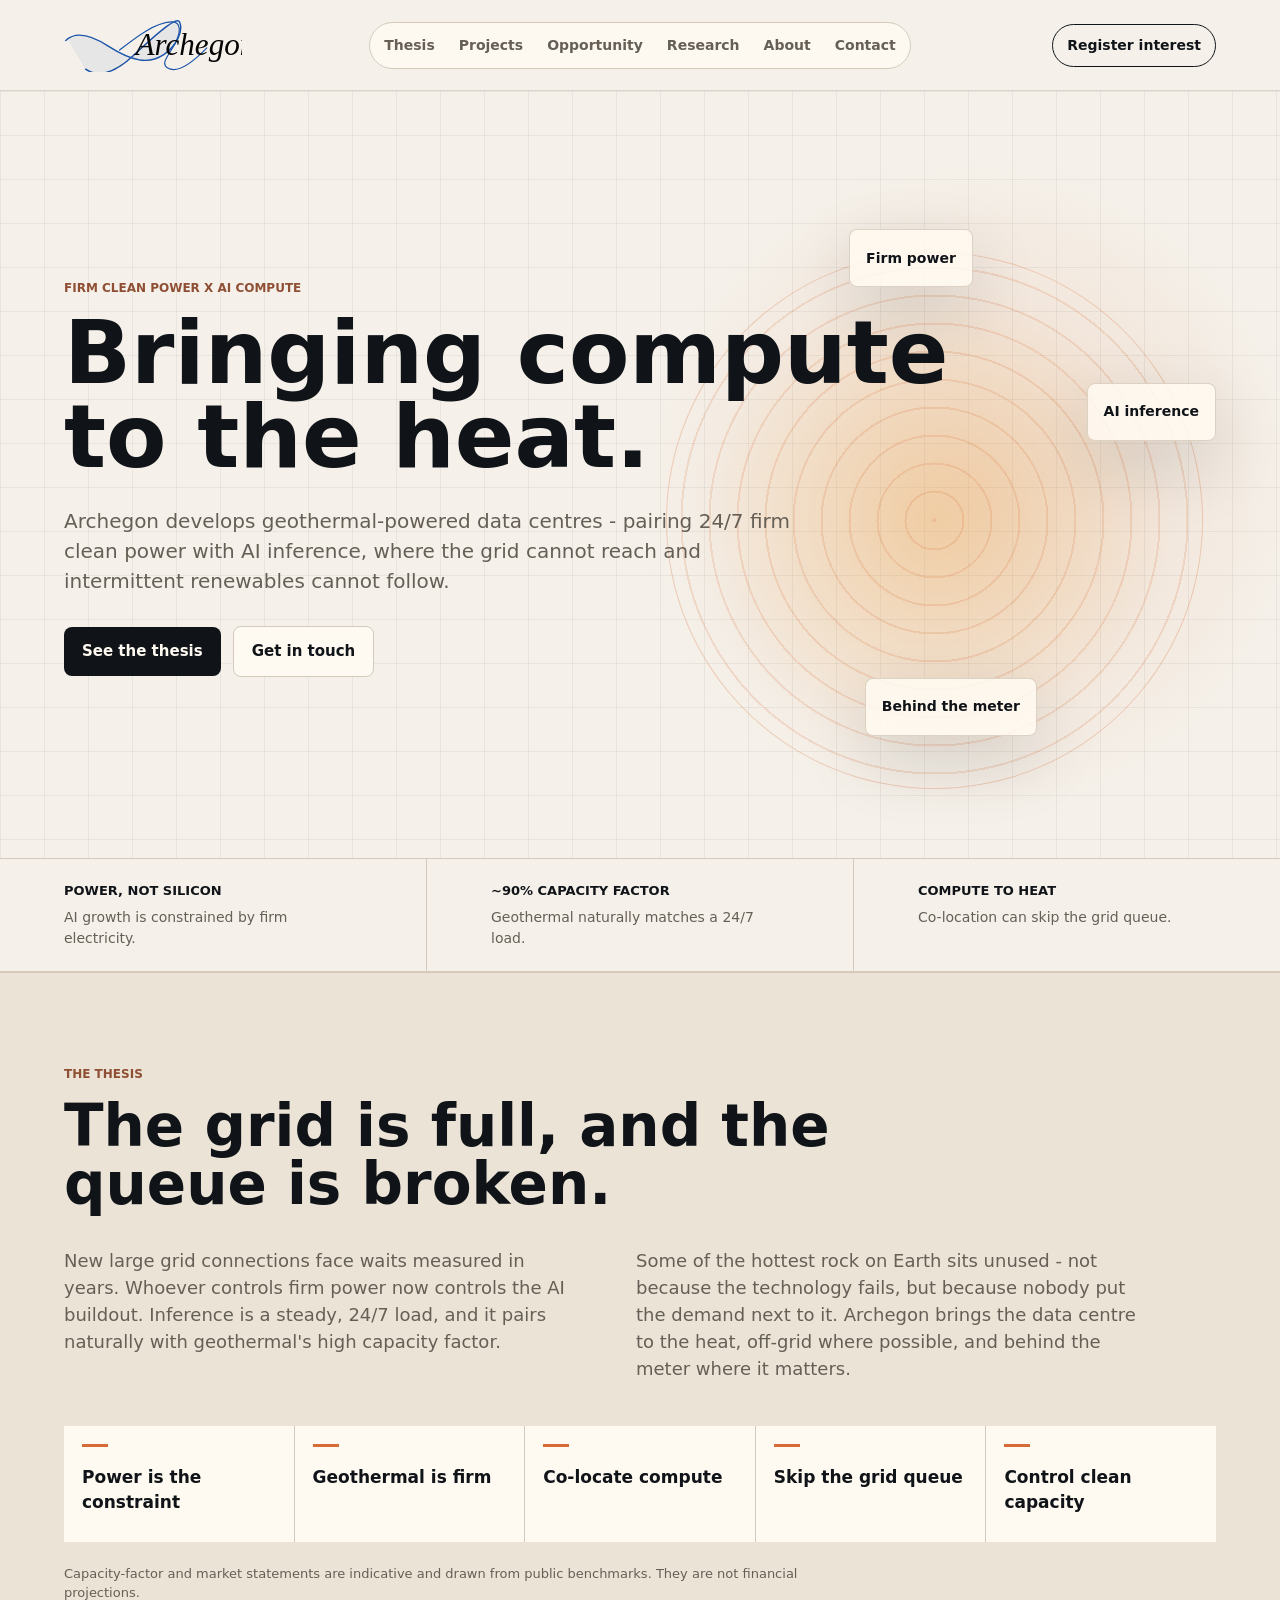
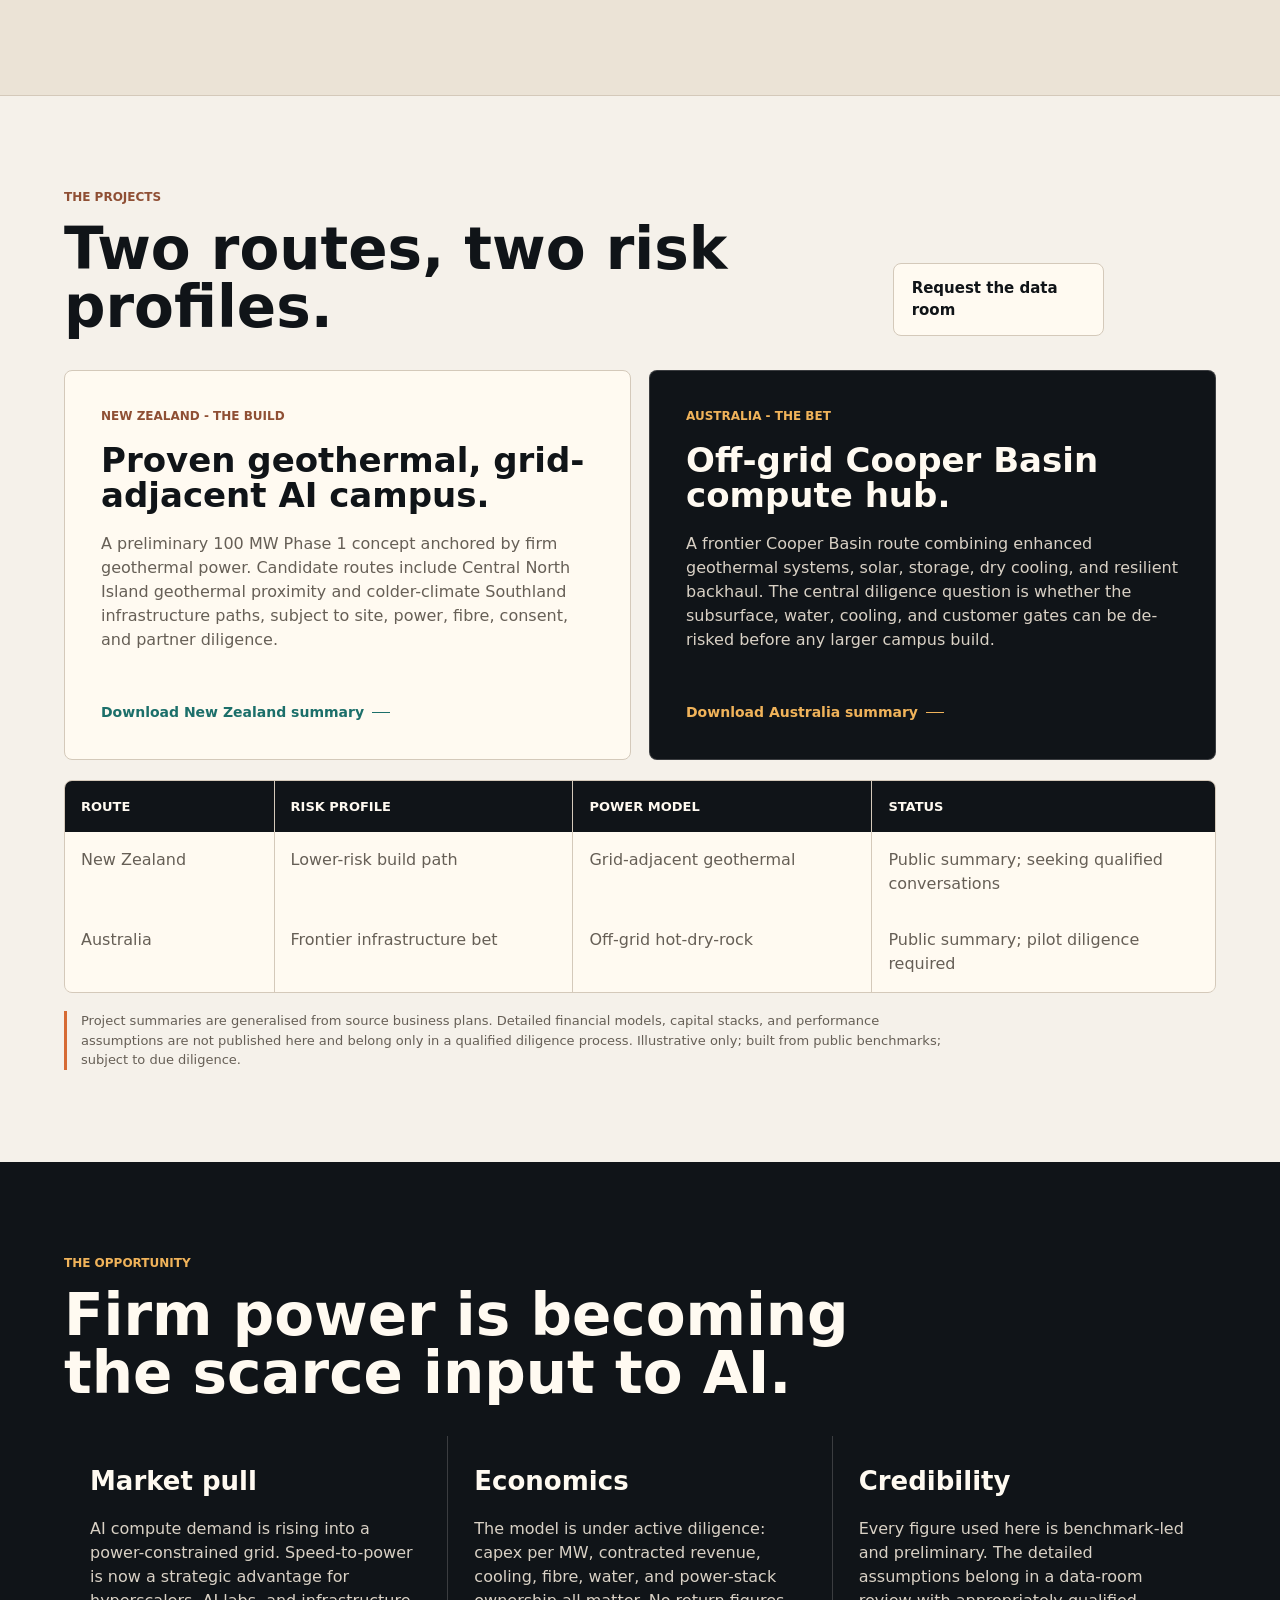
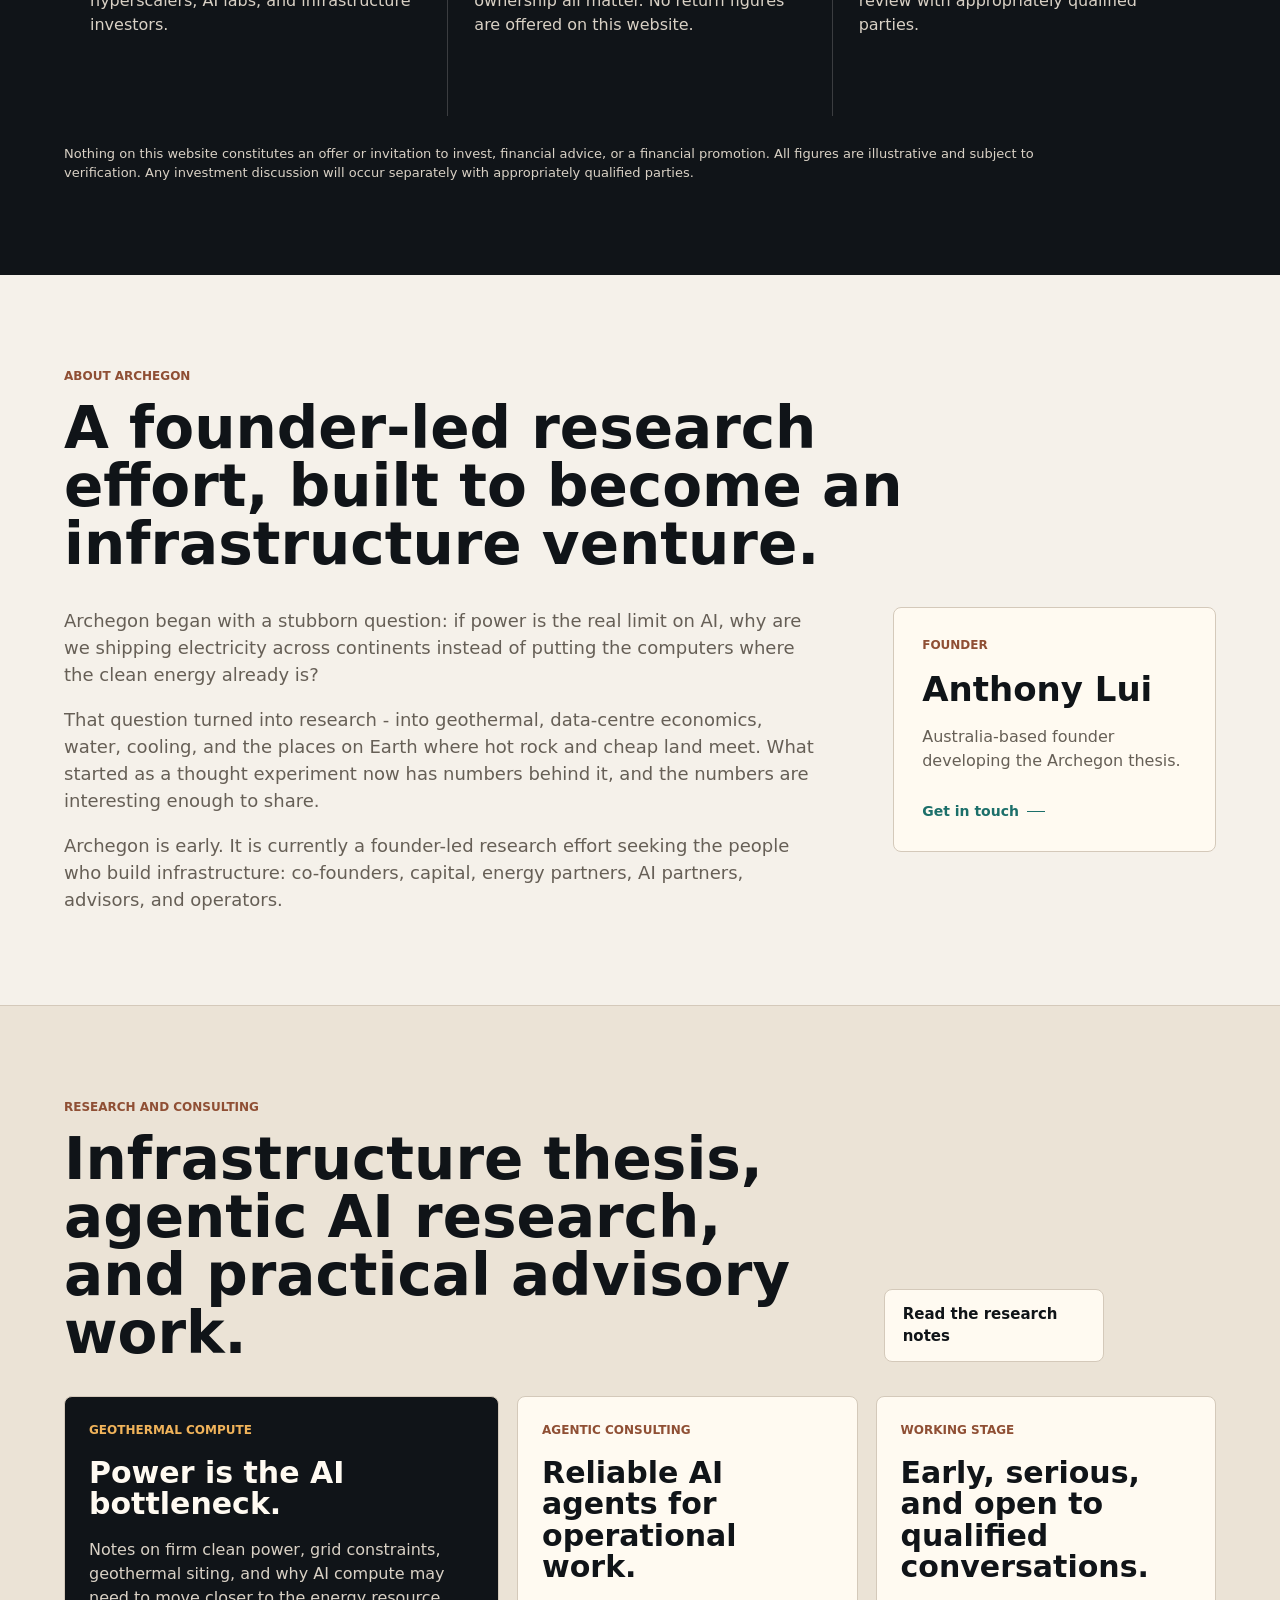
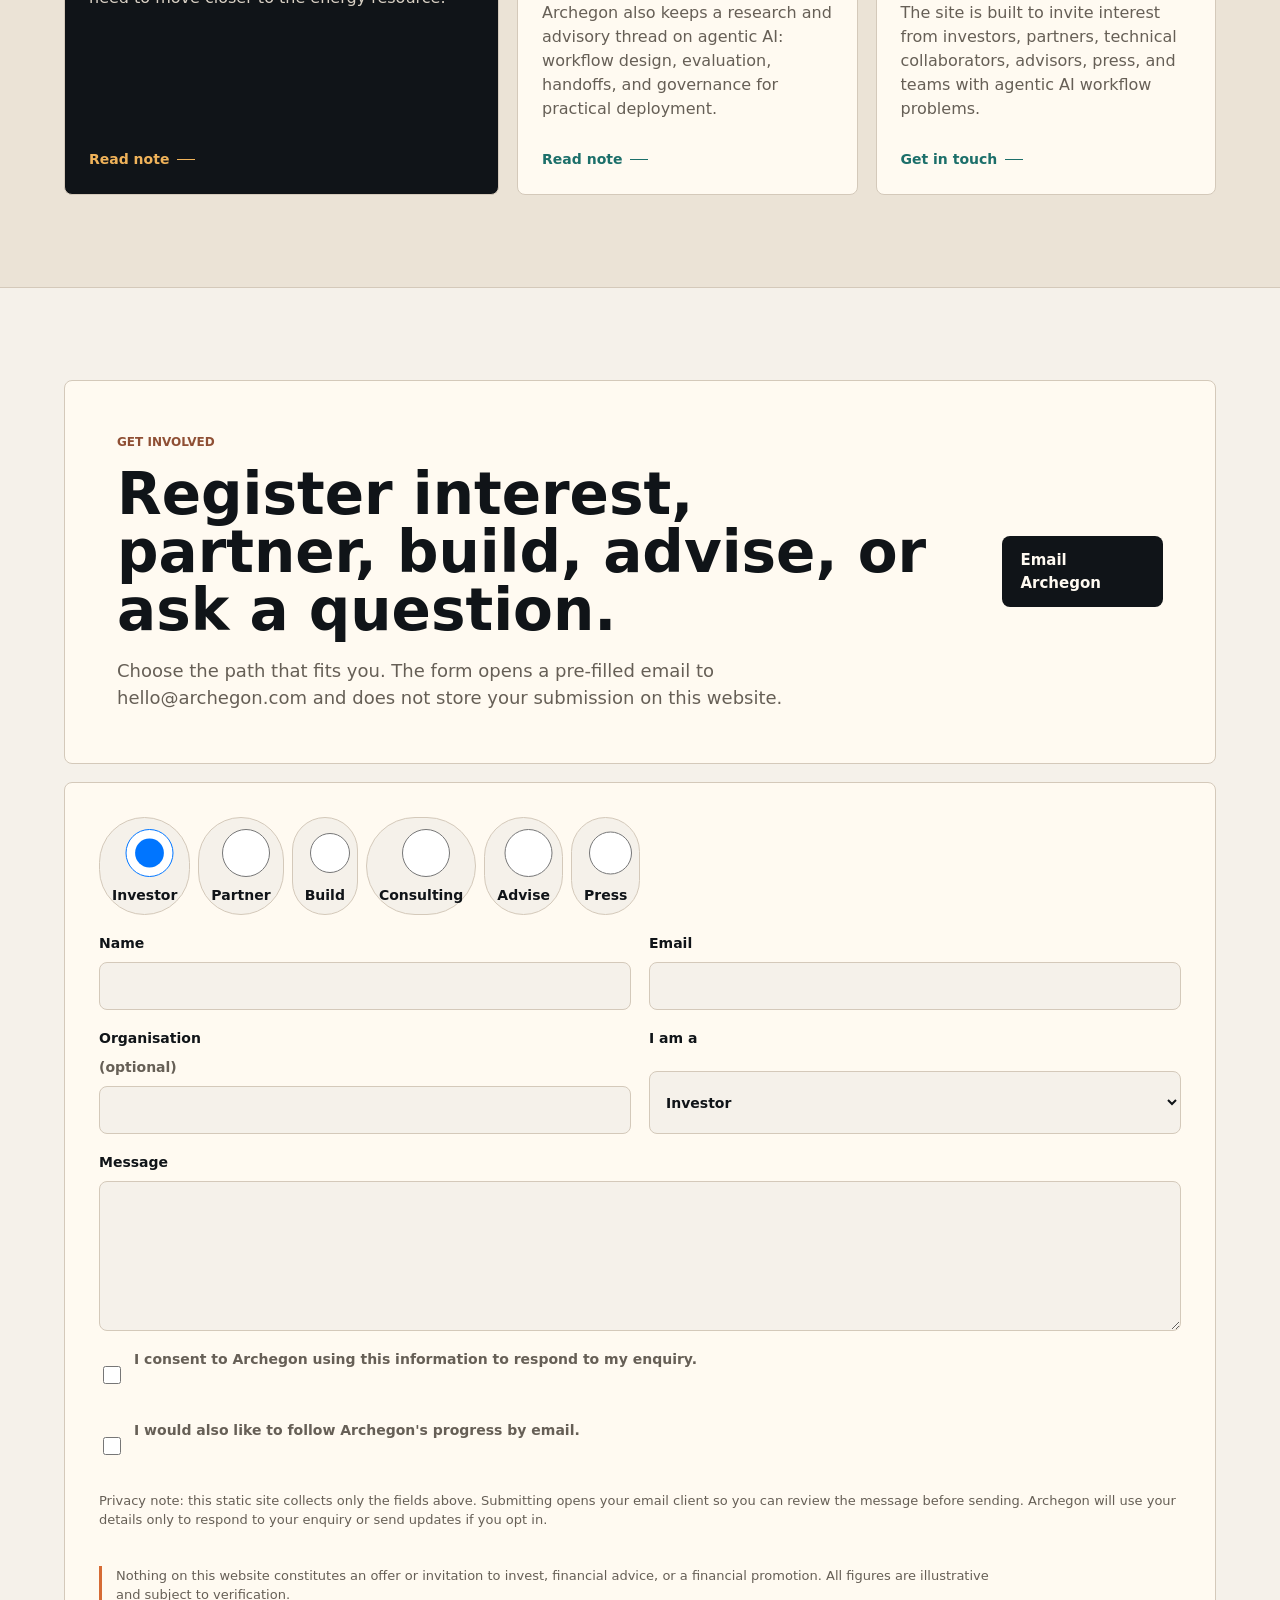
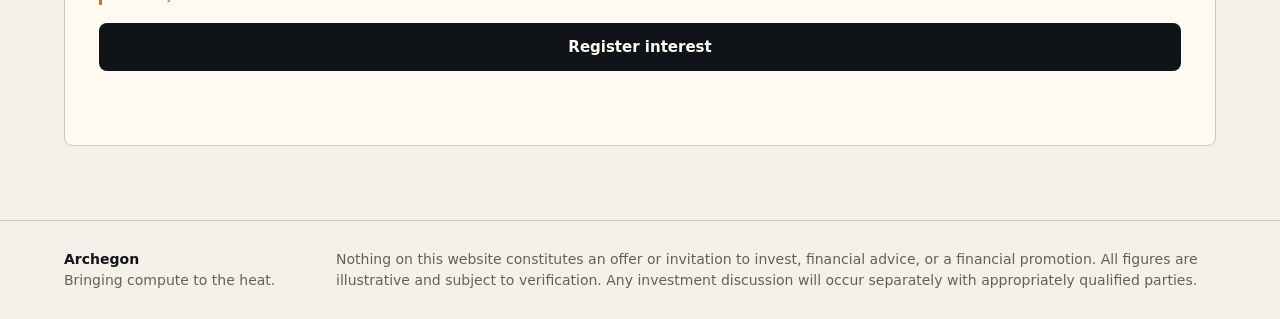
<file: index.html>
<!doctype html>
<html lang="en">
  <head>
    <meta charset="utf-8">
    <meta name="viewport" content="width=device-width, initial-scale=1">
    <title>Archegon - Geothermal-Powered Data Centres | Firm Clean Power for AI</title>
    <meta
      name="description"
      content="Archegon develops geothermal-powered data centres - pairing 24/7 firm clean power with AI compute. Two flagship projects in New Zealand and Australia."
    >
    <meta name="theme-color" content="#101418">
    <meta property="og:title" content="Archegon - Geothermal-Powered Data Centres">
    <meta
      property="og:description"
      content="Bringing compute to the heat: firm clean power for the age of intelligence."
    >
    <meta property="og:type" content="website">
    <meta property="og:url" content="https://www.archegon.com/">
    <meta property="og:image" content="https://www.archegon.com/assets/og-card.png">
    <meta name="twitter:card" content="summary_large_image">
    <link rel="canonical" href="https://www.archegon.com/">
    <link rel="icon" href="assets/favicon.svg" type="image/svg+xml">
    <link rel="stylesheet" href="styles.css">
    <script defer data-domain="archegon.com" src="https://plausible.io/js/script.js"></script>
  </head>
  <body>
    <header class="site-header" data-header>
      <a class="brand" href="#top" aria-label="Archegon home" data-analytics-event="Nav: Home">
        <img class="brand-logo" src="assets/logo.svg" alt="Archegon" width="150" height="58">
      </a>
      <nav class="nav" aria-label="Primary navigation">
        <a href="#thesis" data-analytics-event="Nav: Thesis">Thesis</a>
        <a href="#projects" data-analytics-event="Nav: Projects">Projects</a>
        <a href="#opportunity" data-analytics-event="Nav: Opportunity">Opportunity</a>
        <a href="#research" data-analytics-event="Nav: Research">Research</a>
        <a href="#about" data-analytics-event="Nav: About">About</a>
        <a href="#contact" data-analytics-event="Nav: Contact">Contact</a>
      </nav>
      <a class="header-cta" href="#contact" data-analytics-event="CTA: Header register interest">
        Register interest
      </a>
    </header>

    <main id="top">
      <section class="hero section-band" aria-labelledby="hero-title">
        <div class="heat-map" aria-hidden="true">
          <span class="heat-core"></span>
          <span class="compute-node node-a">Firm power</span>
          <span class="compute-node node-b">AI inference</span>
          <span class="compute-node node-c">Behind the meter</span>
        </div>
        <div class="hero-copy">
          <p class="eyebrow">Firm clean power x AI compute</p>
          <h1 id="hero-title">Bringing compute to the heat.</h1>
          <p class="hero-lede">
            Archegon develops geothermal-powered data centres - pairing 24/7 firm clean power
            with AI inference, where the grid cannot reach and intermittent renewables cannot follow.
          </p>
          <div class="hero-actions" aria-label="Primary actions">
            <a class="button primary" href="#thesis" data-analytics-event="CTA: See thesis">
              See the thesis
            </a>
            <a class="button secondary" href="#contact" data-analytics-event="CTA: Hero get in touch">
              Get in touch
            </a>
          </div>
        </div>
      </section>

      <section class="signal-strip" aria-label="Core thesis signals">
        <div>
          <strong>Power, not silicon</strong>
          <span>AI growth is constrained by firm electricity.</span>
        </div>
        <div>
          <strong>~90% capacity factor</strong>
          <span>Geothermal naturally matches a 24/7 load.</span>
        </div>
        <div>
          <strong>Compute to heat</strong>
          <span>Co-location can skip the grid queue.</span>
        </div>
      </section>

      <section class="section-band quiet-band" id="thesis" aria-labelledby="thesis-title">
        <div class="section-heading">
          <p class="eyebrow">The thesis</p>
          <h2 id="thesis-title">The grid is full, and the queue is broken.</h2>
        </div>
        <div class="split-copy">
          <p>
            New large grid connections face waits measured in years. Whoever controls firm power
            now controls the AI buildout. Inference is a steady, 24/7 load, and it pairs naturally
            with geothermal's high capacity factor.
          </p>
          <p>
            Some of the hottest rock on Earth sits unused - not because the technology fails, but
            because nobody put the demand next to it. Archegon brings the data centre to the heat,
            off-grid where possible, and behind the meter where it matters.
          </p>
        </div>
        <ol class="logic-chain" aria-label="Archegon logic chain">
          <li>Power is the constraint</li>
          <li>Geothermal is firm</li>
          <li>Co-locate compute</li>
          <li>Skip the grid queue</li>
          <li>Control clean capacity</li>
        </ol>
        <p class="source-note">
          Capacity-factor and market statements are indicative and drawn from public benchmarks.
          They are not financial projections.
        </p>
      </section>

      <section class="section-band" id="projects" aria-labelledby="projects-title">
        <div class="section-heading with-action">
          <div>
            <p class="eyebrow">The projects</p>
            <h2 id="projects-title">Two routes, two risk profiles.</h2>
          </div>
          <a class="button secondary" href="#contact" data-analytics-event="CTA: Request data room">
            Request the data room
          </a>
        </div>
        <div class="project-grid">
          <article class="project-card">
            <p class="post-meta">New Zealand - The Build</p>
            <h3>Proven geothermal, grid-adjacent AI campus.</h3>
            <p>
              A preliminary 100 MW Phase 1 concept anchored by firm geothermal power. Candidate
              routes include Central North Island geothermal proximity and colder-climate
              Southland infrastructure paths, subject to site, power, fibre, consent, and
              partner diligence.
            </p>
            <a
              class="read-link"
              href="assets/archegon-new-zealand-project-brief.pdf"
              data-analytics-event="Download: New Zealand project brief"
            >
              Download New Zealand summary
            </a>
          </article>
          <article class="project-card dark">
            <p class="post-meta">Australia - The Bet</p>
            <h3>Off-grid Cooper Basin compute hub.</h3>
            <p>
              A frontier Cooper Basin route combining enhanced geothermal systems, solar, storage,
              dry cooling, and resilient backhaul. The central diligence question is whether the
              subsurface, water, cooling, and customer gates can be de-risked before any larger
              campus build.
            </p>
            <a
              class="read-link"
              href="assets/archegon-australia-project-brief.pdf"
              data-analytics-event="Download: Australia project brief"
            >
              Download Australia summary
            </a>
          </article>
        </div>
        <div class="compare-table" role="table" aria-label="New Zealand and Australia project comparison">
          <div role="row">
            <span role="columnheader">Route</span>
            <span role="columnheader">Risk profile</span>
            <span role="columnheader">Power model</span>
            <span role="columnheader">Status</span>
          </div>
          <div role="row">
            <span role="cell">New Zealand</span>
            <span role="cell">Lower-risk build path</span>
            <span role="cell">Grid-adjacent geothermal</span>
            <span role="cell">Public summary; seeking qualified conversations</span>
          </div>
          <div role="row">
            <span role="cell">Australia</span>
            <span role="cell">Frontier infrastructure bet</span>
            <span role="cell">Off-grid hot-dry-rock</span>
            <span role="cell">Public summary; pilot diligence required</span>
          </div>
        </div>
        <p class="disclaimer inline">
          Project summaries are generalised from source business plans. Detailed financial models,
          capital stacks, and performance assumptions are not published here and belong only in a
          qualified diligence process. Illustrative only; built from public benchmarks; subject
          to due diligence.
        </p>
      </section>

      <section class="section-band method-band" id="opportunity" aria-labelledby="opportunity-title">
        <div class="section-heading">
          <p class="eyebrow">The opportunity</p>
          <h2 id="opportunity-title">Firm power is becoming the scarce input to AI.</h2>
        </div>
        <div class="opportunity-grid">
          <article>
            <h3>Market pull</h3>
            <p>
              AI compute demand is rising into a power-constrained grid. Speed-to-power is now
              a strategic advantage for hyperscalers, AI labs, and infrastructure investors.
            </p>
          </article>
          <article>
            <h3>Economics</h3>
            <p>
              The model is under active diligence: capex per MW, contracted revenue, cooling,
              fibre, water, and power-stack ownership all matter. No return figures are offered
              on this website.
            </p>
          </article>
          <article>
            <h3>Credibility</h3>
            <p>
              Every figure used here is benchmark-led and preliminary. The detailed assumptions
              belong in a data-room review with appropriately qualified parties.
            </p>
          </article>
        </div>
        <p class="disclaimer reverse">
          Nothing on this website constitutes an offer or invitation to invest, financial advice,
          or a financial promotion. All figures are illustrative and subject to verification.
          Any investment discussion will occur separately with appropriately qualified parties.
        </p>
      </section>

      <section class="section-band" id="about" aria-labelledby="about-title">
        <div class="section-heading">
          <p class="eyebrow">About Archegon</p>
          <h2 id="about-title">A founder-led research effort, built to become an infrastructure venture.</h2>
        </div>
        <div class="about-layout">
          <div class="founder-copy">
            <p>
              Archegon began with a stubborn question: if power is the real limit on AI, why are
              we shipping electricity across continents instead of putting the computers where
              the clean energy already is?
            </p>
            <p>
              That question turned into research - into geothermal, data-centre economics,
              water, cooling, and the places on Earth where hot rock and cheap land meet.
              What started as a thought experiment now has numbers behind it, and the numbers
              are interesting enough to share.
            </p>
            <p>
              Archegon is early. It is currently a founder-led research effort seeking the
              people who build infrastructure: co-founders, capital, energy partners, AI partners,
              advisors, and operators.
            </p>
          </div>
          <aside class="founder-card">
            <p class="post-meta">Founder</p>
            <h3>Anthony Lui</h3>
            <p>Australia-based founder developing the Archegon thesis.</p>
            <a class="read-link" href="#contact" data-analytics-event="CTA: Founder contact">
              Get in touch
            </a>
          </aside>
        </div>
      </section>

      <section class="section-band quiet-band" id="research" aria-labelledby="research-title">
        <div class="section-heading with-action">
          <div>
            <p class="eyebrow">Research and consulting</p>
            <h2 id="research-title">Infrastructure thesis, agentic AI research, and practical advisory work.</h2>
          </div>
          <a class="button secondary" href="blog/" data-analytics-event="CTA: Read research notes">
            Read the research notes
          </a>
        </div>
        <div class="research-grid">
          <article class="research-card featured">
            <p class="post-meta">Geothermal compute</p>
            <h3>Power is the AI bottleneck.</h3>
            <p>
              Notes on firm clean power, grid constraints, geothermal siting, and why AI compute
              may need to move closer to the energy resource.
            </p>
            <a class="read-link" href="blog/#power-constraint" data-analytics-event="CTA: Read power note">
              Read note
            </a>
          </article>
          <article class="research-card">
            <p class="post-meta">Agentic consulting</p>
            <h3>Reliable AI agents for operational work.</h3>
            <p>
              Archegon also keeps a research and advisory thread on agentic AI: workflow design,
              evaluation, handoffs, and governance for practical deployment.
            </p>
            <a class="read-link" href="blog/#automation-boundary" data-analytics-event="CTA: Read agentic note">
              Read note
            </a>
          </article>
          <article class="research-card">
            <p class="post-meta">Working stage</p>
            <h3>Early, serious, and open to qualified conversations.</h3>
            <p>
              The site is built to invite interest from investors, partners, technical collaborators,
              advisors, press, and teams with agentic AI workflow problems.
            </p>
            <a class="read-link" href="#contact" data-analytics-event="CTA: Research contact">
              Get in touch
            </a>
          </article>
        </div>
      </section>

      <section class="section-band contact-band" id="contact" aria-labelledby="contact-title">
        <div class="contact-panel">
          <div>
            <p class="eyebrow">Get involved</p>
            <h2 id="contact-title">Register interest, partner, build, advise, or ask a question.</h2>
            <p>
              Choose the path that fits you. The form opens a pre-filled email to
              hello@archegon.com and does not store your submission on this website.
            </p>
          </div>
          <a class="button primary" href="mailto:hello@archegon.com?subject=Archegon%20interest" data-analytics-event="CTA: Direct email">
            Email Archegon
          </a>
        </div>

        <form class="lead-form" id="lead-form">
          <div class="form-segments" aria-label="I am here to">
            <label><input type="radio" name="intent" value="Register investor interest" checked> Investor</label>
            <label><input type="radio" name="intent" value="Partnership enquiry"> Partner</label>
            <label><input type="radio" name="intent" value="Technical co-founder or collaborator"> Build</label>
            <label><input type="radio" name="intent" value="Agentic AI consulting enquiry"> Consulting</label>
            <label><input type="radio" name="intent" value="Advisor or operator"> Advise</label>
            <label><input type="radio" name="intent" value="Press or policy enquiry"> Press</label>
          </div>
          <div class="form-grid">
            <label>
              Name
              <input type="text" name="name" autocomplete="name" required>
            </label>
            <label>
              Email
              <input type="email" name="email" autocomplete="email" required>
            </label>
            <label>
              Organisation <span>(optional)</span>
              <input type="text" name="organisation" autocomplete="organization">
            </label>
            <label>
              I am a
              <select name="audience" required>
                <option value="Investor">Investor</option>
                <option value="Strategic partner">Strategic partner</option>
                <option value="Technical collaborator">Technical collaborator</option>
                <option value="Agentic AI consulting prospect">Agentic AI consulting prospect</option>
                <option value="Advisor">Advisor</option>
                <option value="Press">Press</option>
                <option value="Other">Other</option>
              </select>
            </label>
          </div>
          <label>
            Message
            <textarea name="message" rows="5" required></textarea>
          </label>
          <label class="checkbox-row">
            <input type="checkbox" name="consent" required>
            <span>I consent to Archegon using this information to respond to my enquiry.</span>
          </label>
          <label class="checkbox-row">
            <input type="checkbox" name="newsletter">
            <span>I would also like to follow Archegon's progress by email.</span>
          </label>
          <p class="privacy-note">
            Privacy note: this static site collects only the fields above. Submitting opens your
            email client so you can review the message before sending. Archegon will use your
            details only to respond to your enquiry or send updates if you opt in.
          </p>
          <p class="disclaimer inline">
            Nothing on this website constitutes an offer or invitation to invest, financial advice,
            or a financial promotion. All figures are illustrative and subject to verification.
          </p>
          <button class="button primary" type="submit" data-analytics-event="Form: Submit lead">
            Register interest
          </button>
          <p class="form-status" data-form-status aria-live="polite"></p>
        </form>
      </section>
    </main>

    <footer class="site-footer">
      <div>
        <p>Archegon</p>
        <p>Bringing compute to the heat.</p>
      </div>
      <p class="footer-disclaimer">
        Nothing on this website constitutes an offer or invitation to invest, financial advice,
        or a financial promotion. All figures are illustrative and subject to verification.
        Any investment discussion will occur separately with appropriately qualified parties.
      </p>
    </footer>

    <script src="script.js"></script>
    <script type="application/ld+json">
      {
        "@context": "https://schema.org",
        "@type": "Organization",
        "name": "Archegon",
        "url": "https://www.archegon.com/",
        "description": "Geothermal-powered data centres pairing firm clean power with AI compute.",
        "email": "hello@archegon.com"
      }
    </script>
  </body>
</html>
</file>
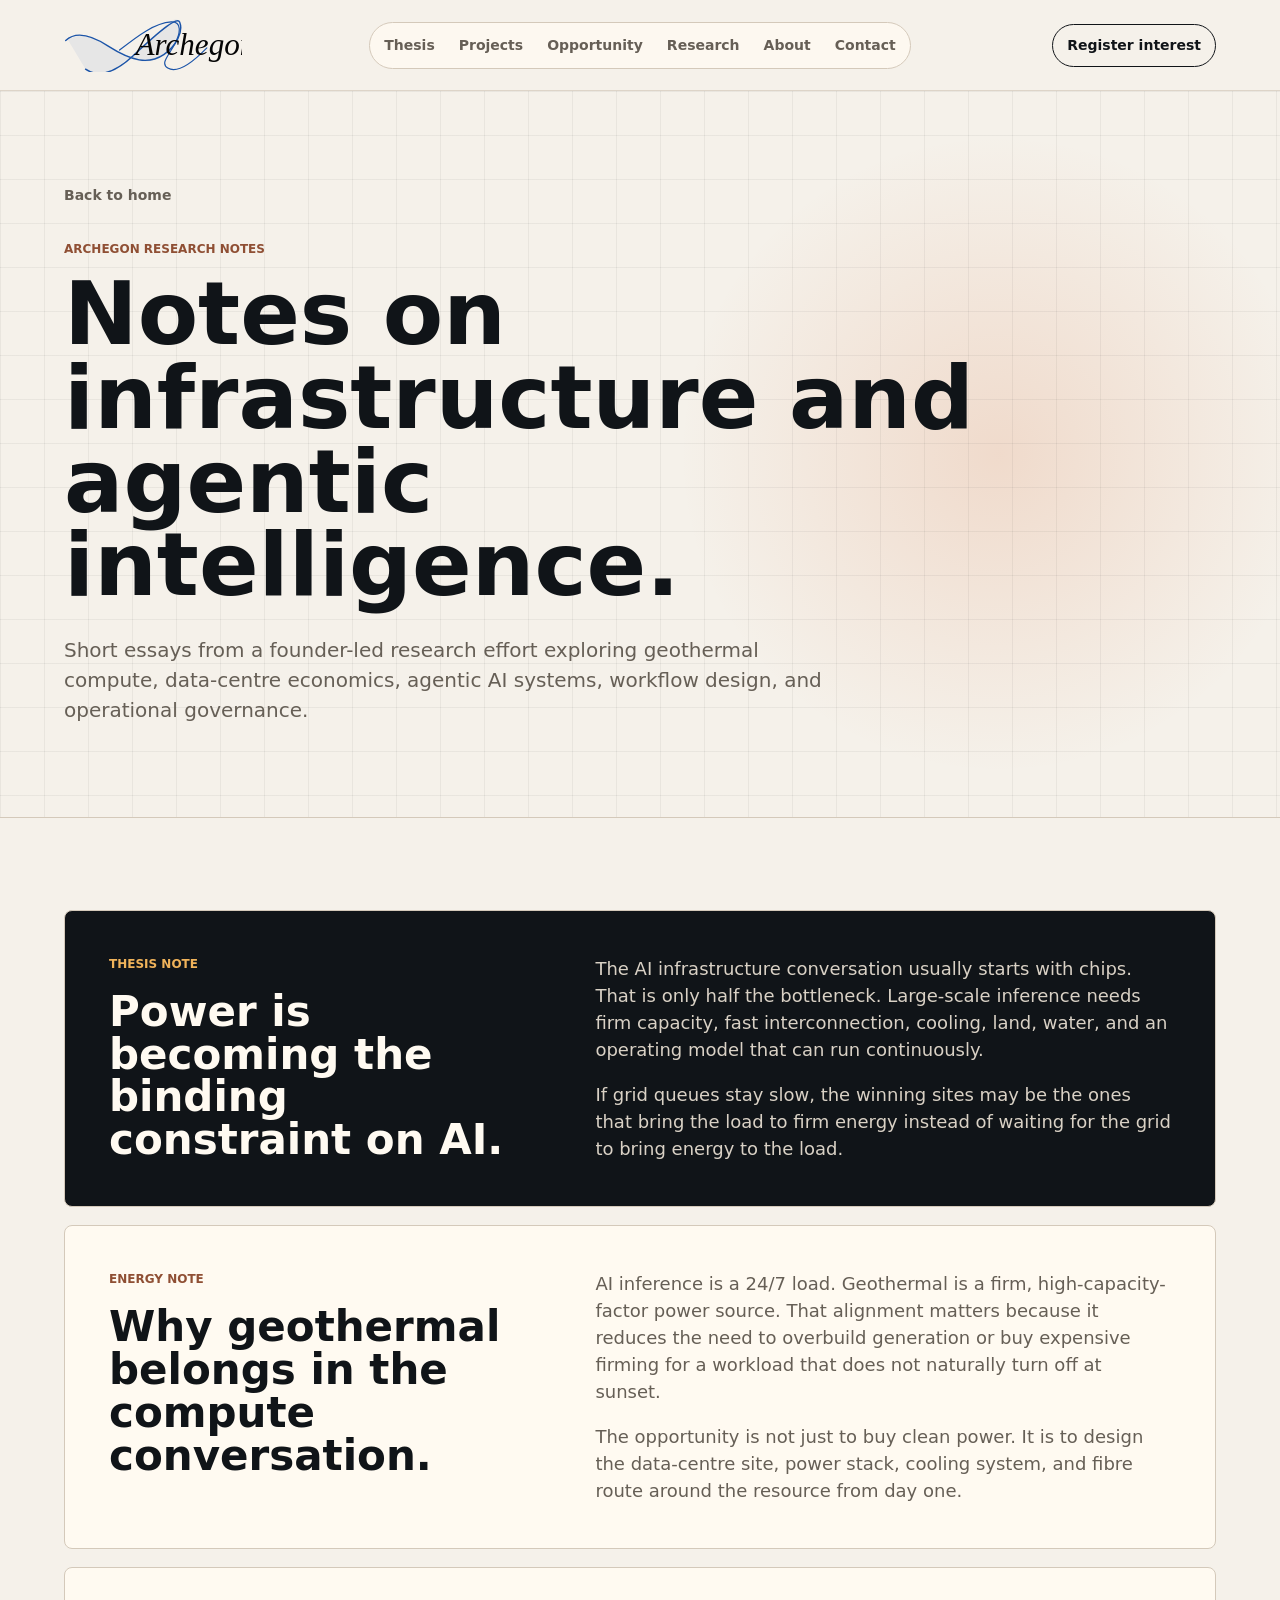
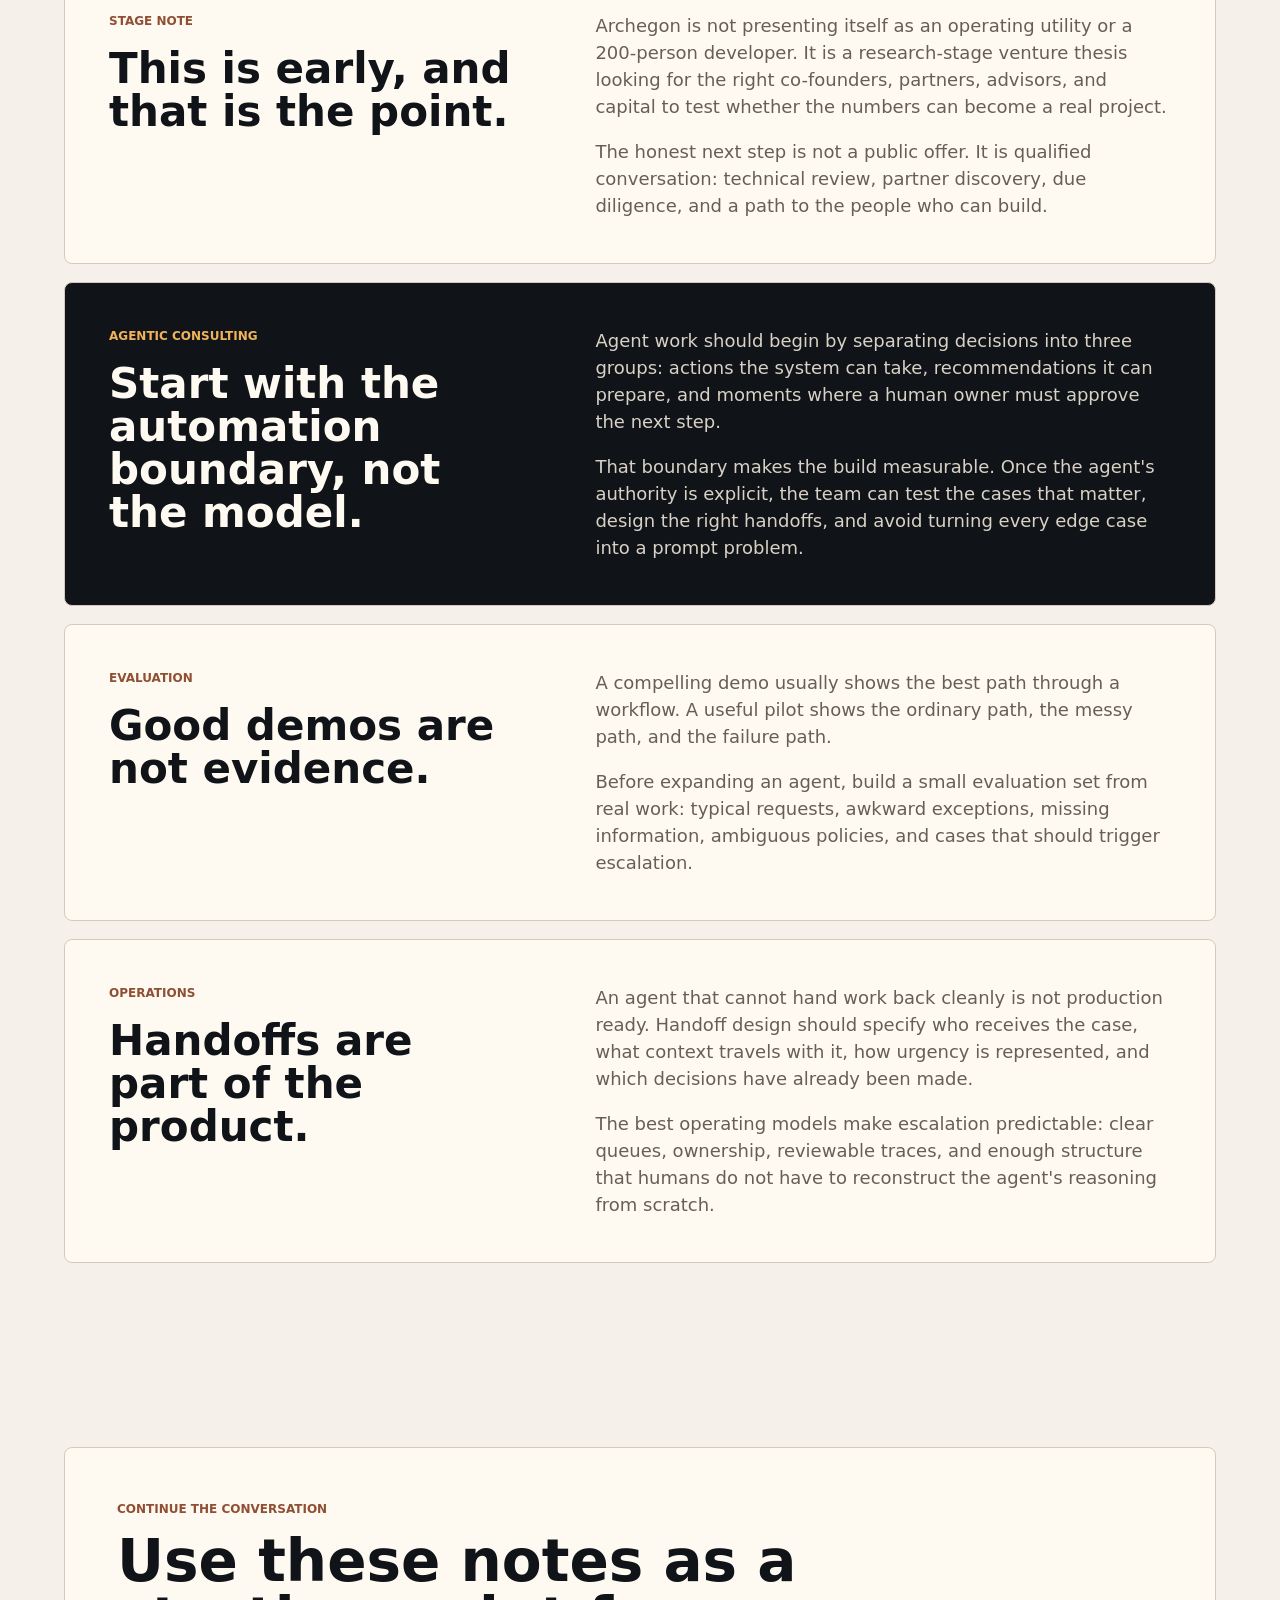
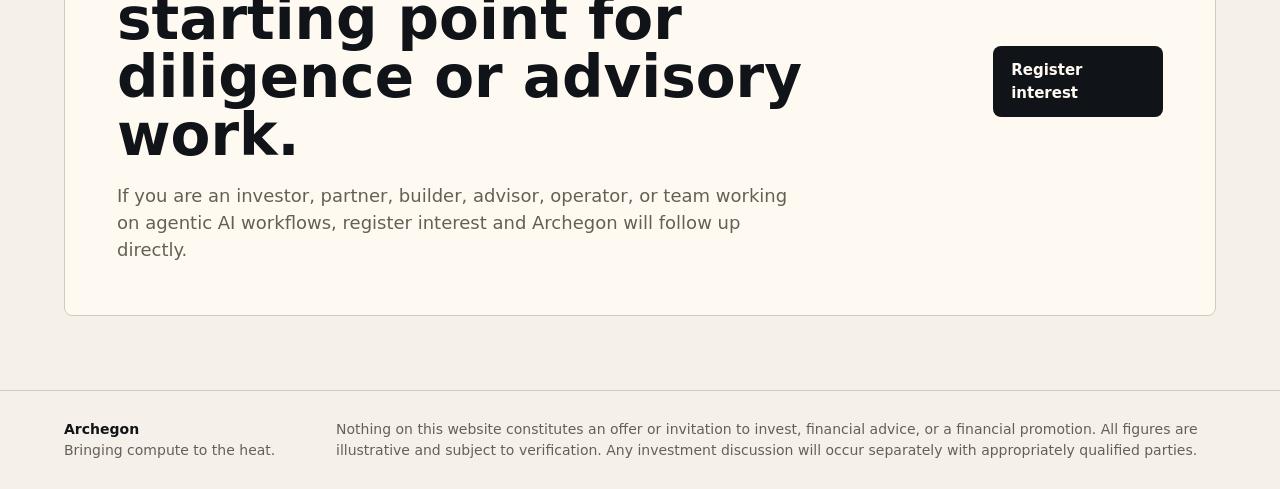
<file: blog/index.html>
<!doctype html>
<html lang="en">
  <head>
    <meta charset="utf-8">
    <meta name="viewport" content="width=device-width, initial-scale=1">
    <title>Research Notes | Archegon</title>
    <meta
      name="description"
      content="Research notes from Archegon on geothermal-powered data centres, firm clean power, agentic AI consulting, and operational AI systems."
    >
    <meta name="theme-color" content="#101418">
    <meta property="og:title" content="Research Notes | Archegon">
    <meta
      property="og:description"
      content="Notes on geothermal AI infrastructure and practical agentic AI systems."
    >
    <meta property="og:type" content="website">
    <meta property="og:url" content="https://www.archegon.com/blog/">
    <meta property="og:image" content="https://www.archegon.com/assets/og-card.png">
    <meta name="twitter:card" content="summary_large_image">
    <link rel="canonical" href="https://www.archegon.com/blog/">
    <link rel="icon" href="../assets/favicon.svg" type="image/svg+xml">
    <link rel="stylesheet" href="../styles.css">
    <script defer data-domain="archegon.com" src="https://plausible.io/js/script.js"></script>
  </head>
  <body>
    <header class="site-header" data-header>
      <a class="brand" href="../" aria-label="Archegon home" data-analytics-event="Nav: Home">
        <img class="brand-logo" src="../assets/logo.svg" alt="Archegon" width="150" height="58">
      </a>
      <nav class="nav" aria-label="Primary navigation">
        <a href="../#thesis">Thesis</a>
        <a href="../#projects">Projects</a>
        <a href="../#opportunity">Opportunity</a>
        <a href="../#research" aria-current="page">Research</a>
        <a href="../#about">About</a>
        <a href="../#contact">Contact</a>
      </nav>
      <a class="header-cta" href="../#contact" data-analytics-event="CTA: Blog register interest">
        Register interest
      </a>
    </header>

    <main class="blog-page" id="top">
      <section class="section-band blog-hero">
        <a class="back-link" href="../">Back to home</a>
        <p class="eyebrow">Archegon research notes</p>
        <h1>Notes on infrastructure and agentic intelligence.</h1>
        <p class="hero-lede">
          Short essays from a founder-led research effort exploring geothermal compute,
          data-centre economics, agentic AI systems, workflow design, and operational governance.
        </p>
      </section>

      <section class="section-band post-list" aria-label="Research notes">
        <article class="post-card post-feature" id="power-constraint">
          <div>
            <p class="post-meta">Thesis note</p>
            <h2>Power is becoming the binding constraint on AI.</h2>
          </div>
          <div class="post-body">
            <p>
              The AI infrastructure conversation usually starts with chips. That is only half
              the bottleneck. Large-scale inference needs firm capacity, fast interconnection,
              cooling, land, water, and an operating model that can run continuously.
            </p>
            <p>
              If grid queues stay slow, the winning sites may be the ones that bring the load to
              firm energy instead of waiting for the grid to bring energy to the load.
            </p>
          </div>
        </article>

        <article class="post-card" id="why-geothermal">
          <div>
            <p class="post-meta">Energy note</p>
            <h2>Why geothermal belongs in the compute conversation.</h2>
          </div>
          <div class="post-body">
            <p>
              AI inference is a 24/7 load. Geothermal is a firm, high-capacity-factor power source.
              That alignment matters because it reduces the need to overbuild generation or buy
              expensive firming for a workload that does not naturally turn off at sunset.
            </p>
            <p>
              The opportunity is not just to buy clean power. It is to design the data-centre site,
              power stack, cooling system, and fibre route around the resource from day one.
            </p>
          </div>
        </article>

        <article class="post-card" id="stage">
          <div>
            <p class="post-meta">Stage note</p>
            <h2>This is early, and that is the point.</h2>
          </div>
          <div class="post-body">
            <p>
              Archegon is not presenting itself as an operating utility or a 200-person developer.
              It is a research-stage venture thesis looking for the right co-founders, partners,
              advisors, and capital to test whether the numbers can become a real project.
            </p>
            <p>
              The honest next step is not a public offer. It is qualified conversation: technical
              review, partner discovery, due diligence, and a path to the people who can build.
            </p>
          </div>
        </article>

        <article class="post-card post-feature" id="automation-boundary">
          <div>
            <p class="post-meta">Agentic consulting</p>
            <h2>Start with the automation boundary, not the model.</h2>
          </div>
          <div class="post-body">
            <p>
              Agent work should begin by separating decisions into three groups: actions the
              system can take, recommendations it can prepare, and moments where a human owner
              must approve the next step.
            </p>
            <p>
              That boundary makes the build measurable. Once the agent's authority is explicit,
              the team can test the cases that matter, design the right handoffs, and avoid
              turning every edge case into a prompt problem.
            </p>
          </div>
        </article>

        <article class="post-card" id="evaluations">
          <div>
            <p class="post-meta">Evaluation</p>
            <h2>Good demos are not evidence.</h2>
          </div>
          <div class="post-body">
            <p>
              A compelling demo usually shows the best path through a workflow. A useful pilot
              shows the ordinary path, the messy path, and the failure path.
            </p>
            <p>
              Before expanding an agent, build a small evaluation set from real work: typical
              requests, awkward exceptions, missing information, ambiguous policies, and cases
              that should trigger escalation.
            </p>
          </div>
        </article>

        <article class="post-card" id="handoffs">
          <div>
            <p class="post-meta">Operations</p>
            <h2>Handoffs are part of the product.</h2>
          </div>
          <div class="post-body">
            <p>
              An agent that cannot hand work back cleanly is not production ready. Handoff
              design should specify who receives the case, what context travels with it, how
              urgency is represented, and which decisions have already been made.
            </p>
            <p>
              The best operating models make escalation predictable: clear queues, ownership,
              reviewable traces, and enough structure that humans do not have to reconstruct the
              agent's reasoning from scratch.
            </p>
          </div>
        </article>
      </section>

      <section class="section-band contact-band">
        <div class="contact-panel">
          <div>
            <p class="eyebrow">Continue the conversation</p>
            <h2>Use these notes as a starting point for diligence or advisory work.</h2>
            <p>
              If you are an investor, partner, builder, advisor, operator, or team working on
              agentic AI workflows, register interest and Archegon will follow up directly.
            </p>
          </div>
          <a class="button primary" href="../#contact" data-analytics-event="CTA: Blog contact">
            Register interest
          </a>
        </div>
      </section>
    </main>

    <footer class="site-footer">
      <div>
        <p>Archegon</p>
        <p>Bringing compute to the heat.</p>
      </div>
      <p class="footer-disclaimer">
        Nothing on this website constitutes an offer or invitation to invest, financial advice,
        or a financial promotion. All figures are illustrative and subject to verification.
        Any investment discussion will occur separately with appropriately qualified parties.
      </p>
    </footer>

    <script src="../script.js"></script>
  </body>
</html>
</file>
<file: styles.css>
:root {
  --paper: #f5f1ea;
  --paper-2: #ebe3d6;
  --ink: #101418;
  --ink-2: #1a2428;
  --muted: #665f56;
  --line: #d4c9ba;
  --ember: #d66b35;
  --amber: #f0b35a;
  --oxide: #8f4f34;
  --teal: #1c6f6a;
  --white: #fffaf1;
  --shadow: 0 24px 70px rgba(16, 20, 24, 0.14);
}

* {
  box-sizing: border-box;
}

html {
  scroll-behavior: smooth;
}

body {
  margin: 0;
  background: var(--paper);
  color: var(--ink);
  font-family:
    Inter, ui-sans-serif, system-ui, -apple-system, BlinkMacSystemFont, "Segoe UI",
    sans-serif;
  line-height: 1.5;
}

a {
  color: inherit;
  text-decoration: none;
}

p,
h1,
h2,
h3 {
  margin: 0;
}

ul,
ol {
  margin: 0;
  padding: 0;
}

button,
input,
select,
textarea {
  font: inherit;
}

.site-header {
  position: sticky;
  top: 0;
  z-index: 20;
  display: grid;
  grid-template-columns: 1fr auto 1fr;
  align-items: center;
  gap: 24px;
  padding: 18px clamp(20px, 5vw, 64px);
  border-bottom: 1px solid rgba(212, 201, 186, 0.72);
  background: rgba(245, 241, 234, 0.9);
  backdrop-filter: blur(18px);
}

.site-header[data-scrolled="true"] {
  box-shadow: 0 10px 34px rgba(16, 20, 24, 0.08);
}

.brand,
.nav,
.hero-actions,
.contact-panel,
.site-footer,
.form-segments,
.checkbox-row {
  display: flex;
  align-items: center;
}

.brand {
  justify-self: start;
}

.brand-logo {
  display: block;
  width: 178px;
  height: auto;
}

.nav {
  justify-self: center;
  gap: 4px;
  padding: 4px;
  border: 1px solid var(--line);
  border-radius: 999px;
  background: rgba(255, 250, 241, 0.78);
}

.nav a {
  padding: 8px 10px;
  border-radius: 999px;
  color: var(--muted);
  font-size: 14px;
  font-weight: 700;
}

.nav a:hover,
.nav a:focus-visible {
  background: var(--ink);
  color: var(--white);
  outline: 0;
}

.header-cta {
  justify-self: end;
  padding: 10px 14px;
  border: 1px solid var(--ink);
  border-radius: 999px;
  color: var(--ink);
  font-size: 14px;
  font-weight: 800;
}

.header-cta:hover,
.header-cta:focus-visible {
  background: var(--ink);
  color: var(--white);
  outline: 0;
}

.section-band {
  padding: 92px clamp(20px, 5vw, 64px);
}

.hero {
  position: relative;
  display: flex;
  align-items: center;
  min-height: calc(100vh - 132px);
  padding-top: 64px;
  padding-bottom: 58px;
  border-bottom: 1px solid var(--line);
  background:
    linear-gradient(rgba(16, 20, 24, 0.055) 1px, transparent 1px),
    linear-gradient(90deg, rgba(16, 20, 24, 0.055) 1px, transparent 1px),
    radial-gradient(circle at 76% 52%, rgba(214, 107, 53, 0.18), transparent 32%),
    var(--paper);
  background-size: 44px 44px, 44px 44px, auto, auto;
  overflow: hidden;
}

.hero-copy {
  position: relative;
  z-index: 2;
  max-width: 900px;
}

.section-heading,
.contact-panel {
  max-width: 1040px;
}

.eyebrow {
  margin-bottom: 14px;
  color: var(--oxide);
  font-size: 12px;
  font-weight: 900;
  letter-spacing: 0;
  text-transform: uppercase;
}

h1 {
  max-width: 980px;
  font-size: 88px;
  line-height: 0.95;
  font-weight: 780;
}

.hero-lede {
  max-width: 760px;
  margin-top: 28px;
  color: var(--muted);
  font-size: 20px;
}

.hero-actions {
  gap: 12px;
  flex-wrap: wrap;
  margin-top: 30px;
}

.button {
  display: inline-flex;
  align-items: center;
  justify-content: center;
  min-height: 48px;
  padding: 13px 18px;
  border: 0;
  border-radius: 8px;
  cursor: pointer;
  font-size: 15px;
  font-weight: 800;
}

.button.primary {
  background: var(--ink);
  color: var(--white);
}

.button.primary:hover,
.button.primary:focus-visible {
  background: var(--oxide);
  outline: 0;
}

.button.secondary {
  border: 1px solid var(--line);
  background: var(--white);
  color: var(--ink);
}

.button.secondary:hover,
.button.secondary:focus-visible {
  border-color: var(--ink);
  outline: 0;
}

.heat-map {
  position: absolute;
  inset: 0;
  z-index: 1;
  pointer-events: none;
}

.heat-core {
  position: absolute;
  right: 6%;
  bottom: 9%;
  width: min(42vw, 560px);
  aspect-ratio: 1;
  border: 1px solid rgba(214, 107, 53, 0.28);
  border-radius: 50%;
  background:
    repeating-radial-gradient(circle, rgba(214, 107, 53, 0.17) 0 2px, transparent 2px 28px),
    radial-gradient(circle, rgba(240, 179, 90, 0.36), transparent 62%);
}

.compute-node {
  position: absolute;
  display: inline-flex;
  align-items: center;
  min-height: 58px;
  padding: 14px 16px;
  border: 1px solid rgba(212, 201, 186, 0.8);
  border-radius: 8px;
  background: rgba(255, 250, 241, 0.88);
  color: var(--ink);
  font-size: 14px;
  font-weight: 900;
  box-shadow: var(--shadow);
}

.compute-node.node-a {
  top: 18%;
  right: 24%;
}

.compute-node.node-b {
  top: 38%;
  right: 5%;
}

.compute-node.node-c {
  right: 19%;
  bottom: 16%;
}

.signal-strip {
  display: grid;
  grid-template-columns: repeat(3, minmax(0, 1fr));
  gap: 1px;
  border-bottom: 1px solid var(--line);
  background: var(--line);
}

.signal-strip div {
  min-height: 100px;
  padding: 22px clamp(20px, 5vw, 64px);
  background: var(--paper);
}

.signal-strip strong,
.signal-strip span {
  display: block;
}

.signal-strip strong {
  font-size: 13px;
  font-weight: 900;
  text-transform: uppercase;
}

.signal-strip span {
  margin-top: 6px;
  color: var(--muted);
  font-size: 14px;
}

.quiet-band {
  border-top: 1px solid var(--line);
  border-bottom: 1px solid var(--line);
  background: var(--paper-2);
}

.section-heading {
  margin-bottom: 34px;
}

.section-heading.with-action {
  display: flex;
  align-items: flex-end;
  justify-content: space-between;
  gap: 28px;
}

.section-heading h2,
.contact-panel h2 {
  max-width: 900px;
  font-size: 58px;
  line-height: 1;
}

.split-copy {
  display: grid;
  grid-template-columns: repeat(2, minmax(0, 1fr));
  gap: clamp(24px, 5vw, 72px);
  max-width: 1080px;
  color: var(--muted);
  font-size: 18px;
}

.logic-chain {
  display: grid;
  grid-template-columns: repeat(5, minmax(120px, 1fr));
  gap: 1px;
  margin-top: 44px;
  list-style: none;
  background: rgba(16, 20, 24, 0.12);
}

.logic-chain li {
  min-height: 116px;
  padding: 18px;
  background: var(--white);
  color: var(--ink);
  font-size: 17px;
  font-weight: 900;
}

.logic-chain li::before {
  content: "";
  display: block;
  width: 26px;
  height: 3px;
  margin-bottom: 18px;
  background: var(--ember);
}

.source-note,
.privacy-note,
.disclaimer {
  color: var(--muted);
  font-size: 13px;
}

.source-note {
  max-width: 760px;
  margin-top: 22px;
}

.project-grid {
  display: grid;
  grid-template-columns: repeat(2, minmax(0, 1fr));
  gap: 18px;
}

.project-card,
.founder-card,
.research-card,
.lead-form,
.post-card {
  border: 1px solid var(--line);
  border-radius: 8px;
  background: var(--white);
}

.project-card {
  display: flex;
  flex-direction: column;
  min-height: 390px;
  padding: clamp(24px, 4vw, 36px);
}

.project-card.dark {
  border-color: rgba(255, 250, 241, 0.18);
  background: var(--ink);
  color: var(--white);
}

.post-meta {
  color: var(--oxide);
  font-size: 12px;
  font-weight: 900;
  text-transform: uppercase;
}

.project-card.dark .post-meta,
.post-feature .post-meta {
  color: var(--amber);
}

.project-card h3,
.founder-card h3 {
  max-width: 640px;
  margin-top: 18px;
  font-size: 34px;
  line-height: 1.04;
}

.project-card p:not(.post-meta),
.founder-card p:not(.post-meta) {
  margin-top: 18px;
  color: var(--muted);
}

.project-card.dark p:not(.post-meta) {
  color: #d9d1c5;
}

.read-link {
  display: inline-flex;
  align-items: center;
  align-self: flex-start;
  gap: 8px;
  margin-top: auto;
  padding-top: 28px;
  color: var(--teal);
  font-size: 14px;
  font-weight: 900;
}

.read-link::after {
  content: "";
  width: 18px;
  height: 1px;
  background: currentColor;
}

.project-card.dark .read-link,
.post-feature .read-link {
  color: var(--amber);
}

.compare-table {
  margin-top: 20px;
  border: 1px solid var(--line);
  border-radius: 8px;
  overflow: hidden;
}

.compare-table > div {
  display: grid;
  grid-template-columns: 0.7fr 1fr 1fr 1.15fr;
  gap: 1px;
  background: var(--line);
}

.compare-table span {
  padding: 16px;
  background: var(--white);
  color: var(--muted);
}

.compare-table [role="columnheader"] {
  background: var(--ink);
  color: var(--white);
  font-size: 13px;
  font-weight: 900;
  text-transform: uppercase;
}

.disclaimer.inline {
  max-width: 900px;
  margin-top: 18px;
  padding-left: 14px;
  border-left: 3px solid var(--ember);
}

.method-band {
  background: var(--ink);
  color: var(--white);
}

.method-band .eyebrow {
  color: var(--amber);
}

.opportunity-grid {
  display: grid;
  grid-template-columns: repeat(3, minmax(0, 1fr));
  gap: 1px;
  background: rgba(255, 250, 241, 0.18);
}

.opportunity-grid article {
  min-height: 280px;
  padding: 26px;
  background: var(--ink);
}

.opportunity-grid h3 {
  font-size: 26px;
}

.opportunity-grid p {
  margin-top: 16px;
  color: #d9d1c5;
}

.disclaimer.reverse {
  max-width: 980px;
  margin-top: 28px;
  color: #d9d1c5;
}

.about-layout {
  display: grid;
  grid-template-columns: minmax(0, 1.4fr) minmax(280px, 0.6fr);
  gap: clamp(28px, 6vw, 76px);
  align-items: start;
}

.founder-copy {
  display: grid;
  gap: 18px;
  max-width: 820px;
  color: var(--muted);
  font-size: 18px;
}

.founder-card {
  padding: 28px;
}

.research-grid {
  display: grid;
  grid-template-columns: minmax(0, 1.15fr) repeat(2, minmax(0, 0.9fr));
  gap: 18px;
}

.research-card {
  display: flex;
  flex-direction: column;
  min-height: 330px;
  padding: 24px;
}

.research-card.featured {
  background: var(--ink);
  color: var(--white);
}

.research-card.featured .post-meta {
  color: var(--amber);
}

.research-card h3 {
  max-width: 520px;
  margin-top: 18px;
  font-size: 30px;
  line-height: 1.05;
}

.research-card p:not(.post-meta) {
  margin-top: 18px;
  color: var(--muted);
}

.research-card.featured p:not(.post-meta) {
  color: #d9d1c5;
}

.research-card.featured .read-link {
  color: var(--amber);
}

.contact-band {
  padding-bottom: 74px;
}

.contact-panel {
  justify-content: space-between;
  gap: 36px;
  max-width: none;
  padding: clamp(28px, 5vw, 52px);
  border: 1px solid var(--line);
  border-radius: 8px;
  background: var(--white);
}

.contact-panel p:last-child {
  max-width: 680px;
  margin-top: 18px;
  color: var(--muted);
  font-size: 18px;
}

.lead-form {
  display: grid;
  gap: 18px;
  margin-top: 18px;
  padding: clamp(22px, 4vw, 34px);
}

.form-segments {
  flex-wrap: wrap;
  gap: 8px;
}

.form-segments label {
  display: inline-flex;
  align-items: center;
  gap: 8px;
  min-height: 42px;
  padding: 8px 12px;
  border: 1px solid var(--line);
  border-radius: 999px;
  background: var(--paper);
  color: var(--ink);
  cursor: pointer;
  font-size: 14px;
  font-weight: 800;
}

.form-grid {
  display: grid;
  grid-template-columns: repeat(2, minmax(0, 1fr));
  gap: 18px;
}

.lead-form label:not(.checkbox-row) {
  display: grid;
  gap: 8px;
  color: var(--ink);
  font-size: 14px;
  font-weight: 800;
}

.lead-form label span {
  color: var(--muted);
  font-weight: 600;
}

.lead-form input,
.lead-form select,
.lead-form textarea {
  width: 100%;
  border: 1px solid var(--line);
  border-radius: 8px;
  background: var(--paper);
  color: var(--ink);
}

.lead-form input,
.lead-form select {
  min-height: 48px;
  padding: 0 12px;
}

.lead-form textarea {
  resize: vertical;
  min-height: 150px;
  padding: 12px;
}

.lead-form input:focus,
.lead-form select:focus,
.lead-form textarea:focus {
  border-color: var(--ink);
  outline: 3px solid rgba(214, 107, 53, 0.22);
}

.checkbox-row {
  gap: 10px;
  align-items: flex-start;
  color: var(--muted);
  font-size: 14px;
}

.checkbox-row input {
  width: 18px;
  min-width: 18px;
  height: 18px;
  margin-top: 2px;
}

.form-status {
  min-height: 22px;
  color: var(--teal);
  font-size: 14px;
  font-weight: 800;
}

.blog-hero {
  min-height: 520px;
  border-bottom: 1px solid var(--line);
  background:
    linear-gradient(rgba(16, 20, 24, 0.055) 1px, transparent 1px),
    linear-gradient(90deg, rgba(16, 20, 24, 0.055) 1px, transparent 1px),
    radial-gradient(circle at 78% 50%, rgba(214, 107, 53, 0.17), transparent 30%),
    var(--paper);
  background-size: 44px 44px, 44px 44px, auto, auto;
}

.blog-hero h1 {
  max-width: 980px;
}

.back-link {
  display: inline-flex;
  margin-bottom: 34px;
  color: var(--muted);
  font-size: 14px;
  font-weight: 800;
}

.back-link:hover,
.back-link:focus-visible {
  color: var(--ink);
  outline: 0;
}

.post-list {
  display: grid;
  gap: 18px;
}

.post-card {
  display: grid;
  grid-template-columns: minmax(260px, 0.72fr) minmax(280px, 1fr);
  gap: clamp(28px, 6vw, 72px);
  padding: clamp(26px, 5vw, 44px);
}

.post-card h2 {
  margin-top: 18px;
  font-size: 42px;
  line-height: 1.02;
}

.post-body {
  display: grid;
  gap: 18px;
  color: var(--muted);
  font-size: 18px;
}

.post-feature {
  background: var(--ink);
  color: var(--white);
}

.post-feature .post-body {
  color: #d9d1c5;
}

.site-footer {
  justify-content: space-between;
  gap: 28px;
  padding: 28px clamp(20px, 5vw, 64px);
  border-top: 1px solid var(--line);
  color: var(--muted);
  font-size: 14px;
}

.site-footer p:first-child {
  color: var(--ink);
  font-weight: 900;
}

.footer-disclaimer {
  max-width: 880px;
}

@media (prefers-reduced-motion: reduce) {
  html {
    scroll-behavior: auto;
  }
}

@media (max-width: 1080px) {
  .site-header {
    grid-template-columns: 1fr;
    gap: 14px;
  }

  .brand,
  .nav,
  .header-cta {
    justify-self: stretch;
  }

  .brand {
    justify-self: start;
  }

  .nav {
    justify-content: space-between;
    overflow: hidden;
  }

  .header-cta {
    display: none;
  }

  .split-copy,
  .project-grid,
  .opportunity-grid,
  .about-layout,
  .research-grid,
  .form-grid {
    grid-template-columns: 1fr;
  }

  .logic-chain {
    grid-template-columns: repeat(2, minmax(0, 1fr));
  }

  .section-heading.with-action {
    align-items: flex-start;
    flex-direction: column;
  }

  .hero {
    min-height: calc(100vh - 146px);
    padding-top: 60px;
    padding-bottom: 52px;
  }

  h1 {
    font-size: 76px;
  }

  .section-heading h2,
  .contact-panel h2 {
    font-size: 48px;
  }

  .heat-map {
    opacity: 0.52;
  }

  .compare-table > div {
    grid-template-columns: 1fr;
  }

  .compare-table [role="columnheader"] {
    display: none;
  }

  .post-card {
    grid-template-columns: 1fr;
  }

  .contact-panel {
    align-items: flex-start;
    flex-direction: column;
  }
}

@media (max-width: 640px) {
  .section-band {
    padding: 64px 18px;
  }

  .hero {
    min-height: calc(100vh - 176px);
    padding-top: 38px;
    padding-bottom: 32px;
  }

  h1 {
    font-size: 46px;
  }

  .section-heading h2,
  .contact-panel h2 {
    font-size: 38px;
  }

  .hero-lede,
  .founder-copy,
  .post-body {
    font-size: 16px;
  }

  .hero-actions {
    margin-top: 24px;
  }

  .button {
    width: 100%;
  }

  .nav {
    gap: 2px;
    padding: 3px;
    justify-content: flex-start;
    flex-wrap: wrap;
    overflow: visible;
  }

  .nav a {
    padding: 7px 6px;
    font-size: 12px;
  }

  .heat-map {
    display: none;
  }

  .signal-strip,
  .logic-chain {
    grid-template-columns: 1fr;
  }

  .project-card {
    min-height: 0;
  }

  .research-card {
    min-height: 0;
  }

  .post-card h2 {
    font-size: 32px;
  }

  .site-footer {
    align-items: flex-start;
    flex-direction: column;
  }
}
</file>
